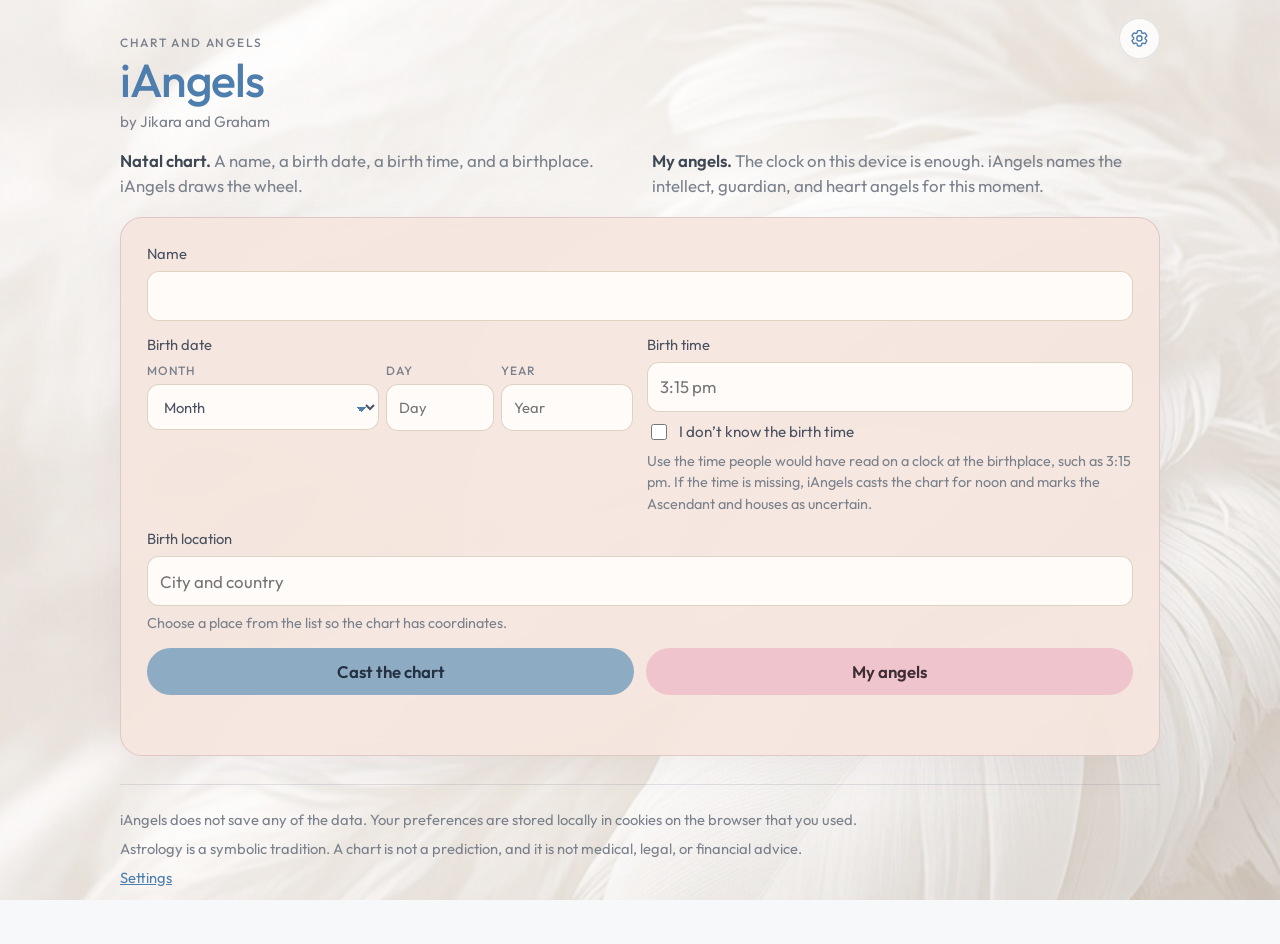
<file: index.html>
<!DOCTYPE html>
<html lang="en">
<head>
  <meta charset="utf-8">
  <meta name="viewport" content="width=device-width, initial-scale=1">
  <title>iAngels</title>
  <meta name="description" content="iAngels casts a natal chart, and names the intellect, guardian, and heart angels for this moment.">
  <meta name="theme-color" content="#f7f8fa">
  <link rel="icon" href="favicon.svg" type="image/svg+xml">
  <link rel="preconnect" href="https://fonts.googleapis.com">
  <link rel="preconnect" href="https://fonts.gstatic.com" crossorigin>
  <link href="https://fonts.googleapis.com/css2?family=Outfit:wght@400;500;600&display=swap" rel="stylesheet">
  <link rel="stylesheet" href="styles.css">
</head>
<body>
  <div class="sky" aria-hidden="true"></div>
  <div class="page">
    <a class="settings-link no-print" href="admin/" aria-label="Settings">
      <svg viewBox="0 0 24 24" aria-hidden="true">
        <path fill="none" stroke="currentColor" stroke-width="1.6" stroke-linecap="round" stroke-linejoin="round" d="M9.6 3.9c.1-.5.6-.9 1.1-.9h2.6c.6 0 1 .4 1.1.9l.2 1.3c.1.4.3.7.7.9.3.2.7.2 1.1.1l1.2-.4c.5-.2 1.1 0 1.4.5l1.3 2.2c.3.5.1 1.1-.3 1.4l-1 .8c-.3.2-.4.6-.4 1v.3c0 .4.1.7.4 1l1 .8c.4.4.5 1 .3 1.4l-1.3 2.2c-.3.5-.9.7-1.4.5l-1.2-.4c-.4-.2-.8-.1-1.1.1-.3.2-.6.5-.7.9l-.2 1.3c-.1.5-.5.9-1.1.9h-2.6c-.6 0-1-.4-1.1-.9l-.2-1.3c-.1-.4-.3-.7-.7-.9-.3-.2-.7-.2-1.1-.1l-1.2.4c-.5.2-1.1 0-1.4-.5l-1.3-2.2c-.3-.5-.1-1.1.3-1.4l1-.8c.3-.2.4-.6.4-1v-.3c0-.4-.1-.7-.4-1l-1-.8c-.4-.4-.5-1-.3-1.4l1.3-2.2c.3-.5.9-.7 1.4-.5l1.2.4c.4.2.8.1 1.1-.1.3-.2.6-.5.7-.9l.2-1.3Z"/>
        <circle cx="12" cy="12" r="3" fill="none" stroke="currentColor" stroke-width="1.6"/>
      </svg>
    </a>
    <header class="mast">
      <p class="eyebrow">Chart and angels</p>
      <h1>iAngels</h1>
      <p class="byline">by Jikara and Graham</p>
      <div class="ways">
        <p><strong>Natal chart.</strong> A name, a birth date, a birth time, and a birthplace. iAngels draws the wheel.</p>
        <p><strong>My angels.</strong> The clock on this device is enough. iAngels names the intellect, guardian, and heart angels for this moment.</p>
      </div>
    </header>

    <main>
      <form id="chart-form" class="panel no-print">
        <div class="field">
          <label for="name">Name</label>
          <input id="name" name="name" type="text" autocomplete="name" maxlength="80" required>
        </div>

        <div class="when">
          <div class="field">
            <div class="label" id="date-label">Birth date</div>
            <div class="date-parts" role="group" aria-labelledby="date-label">
              <label>
                <span>Month</span>
                <select id="month" name="month" autocomplete="bday-month" required>
                  <option value="">Month</option>
                  <option value="1">January</option>
                  <option value="2">February</option>
                  <option value="3">March</option>
                  <option value="4">April</option>
                  <option value="5">May</option>
                  <option value="6">June</option>
                  <option value="7">July</option>
                  <option value="8">August</option>
                  <option value="9">September</option>
                  <option value="10">October</option>
                  <option value="11">November</option>
                  <option value="12">December</option>
                </select>
              </label>
              <label>
                <span>Day</span>
                <input id="day" name="day" type="text" inputmode="numeric" autocomplete="bday-day" maxlength="2" placeholder="Day" required>
              </label>
              <label>
                <span>Year</span>
                <input id="year" name="year" type="text" inputmode="numeric" autocomplete="bday-year" maxlength="4" placeholder="Year" required>
              </label>
            </div>
          </div>
          <div class="field">
            <label for="time">Birth time</label>
            <input id="time" name="time" type="text" inputmode="text" autocomplete="off" placeholder="3:15 pm" maxlength="20" required>
            <label class="check" for="time-unknown">
              <input id="time-unknown" type="checkbox">
              <span>I don’t know the birth time</span>
            </label>
            <p class="hint">Use the time people would have read on a clock at the birthplace, such as 3:15 pm. If the time is missing, iAngels casts the chart for noon and marks the Ascendant and houses as uncertain.</p>
          </div>
        </div>

        <div class="field">
          <label for="place">Birth location</label>
          <div class="combo">
            <input id="place" name="place" type="search" autocomplete="off" role="combobox" aria-expanded="false" aria-controls="place-list" aria-autocomplete="list" placeholder="City and country" required>
            <ul id="place-list" class="place-list" role="listbox" hidden></ul>
          </div>
          <p class="hint" id="place-picked">Choose a place from the list so the chart has coordinates.</p>
        </div>

        <div class="actions">
          <button class="primary" type="submit" id="cast">Cast the chart</button>
          <button class="secondary" type="button" id="my-angels">My angels</button>
        </div>
        <p id="status" class="status" role="status"></p>
      </form>

      <section id="angels" class="reading" hidden></section>
      <section id="reading" class="reading" hidden></section>
    </main>

    <footer>
      <p id="privacy">iAngels does not save any of the data. Your preferences are stored locally in cookies on the browser that you used.</p>
      <p>Astrology is a symbolic tradition. A chart is not a prediction, and it is not medical, legal, or financial advice.</p>
      <p><a href="admin/">Settings</a></p>
    </footer>
  </div>
  <noscript>
    <p>iAngels needs JavaScript to request a chart.</p>
  </noscript>
  <script src="params.js"></script>
  <script src="settings.js"></script>
  <script src="astronomy.browser.min.js"></script>
  <script src="chart.js"></script>
  <script src="angels.js"></script>
  <script src="app.js"></script>
</body>
</html>
</file>
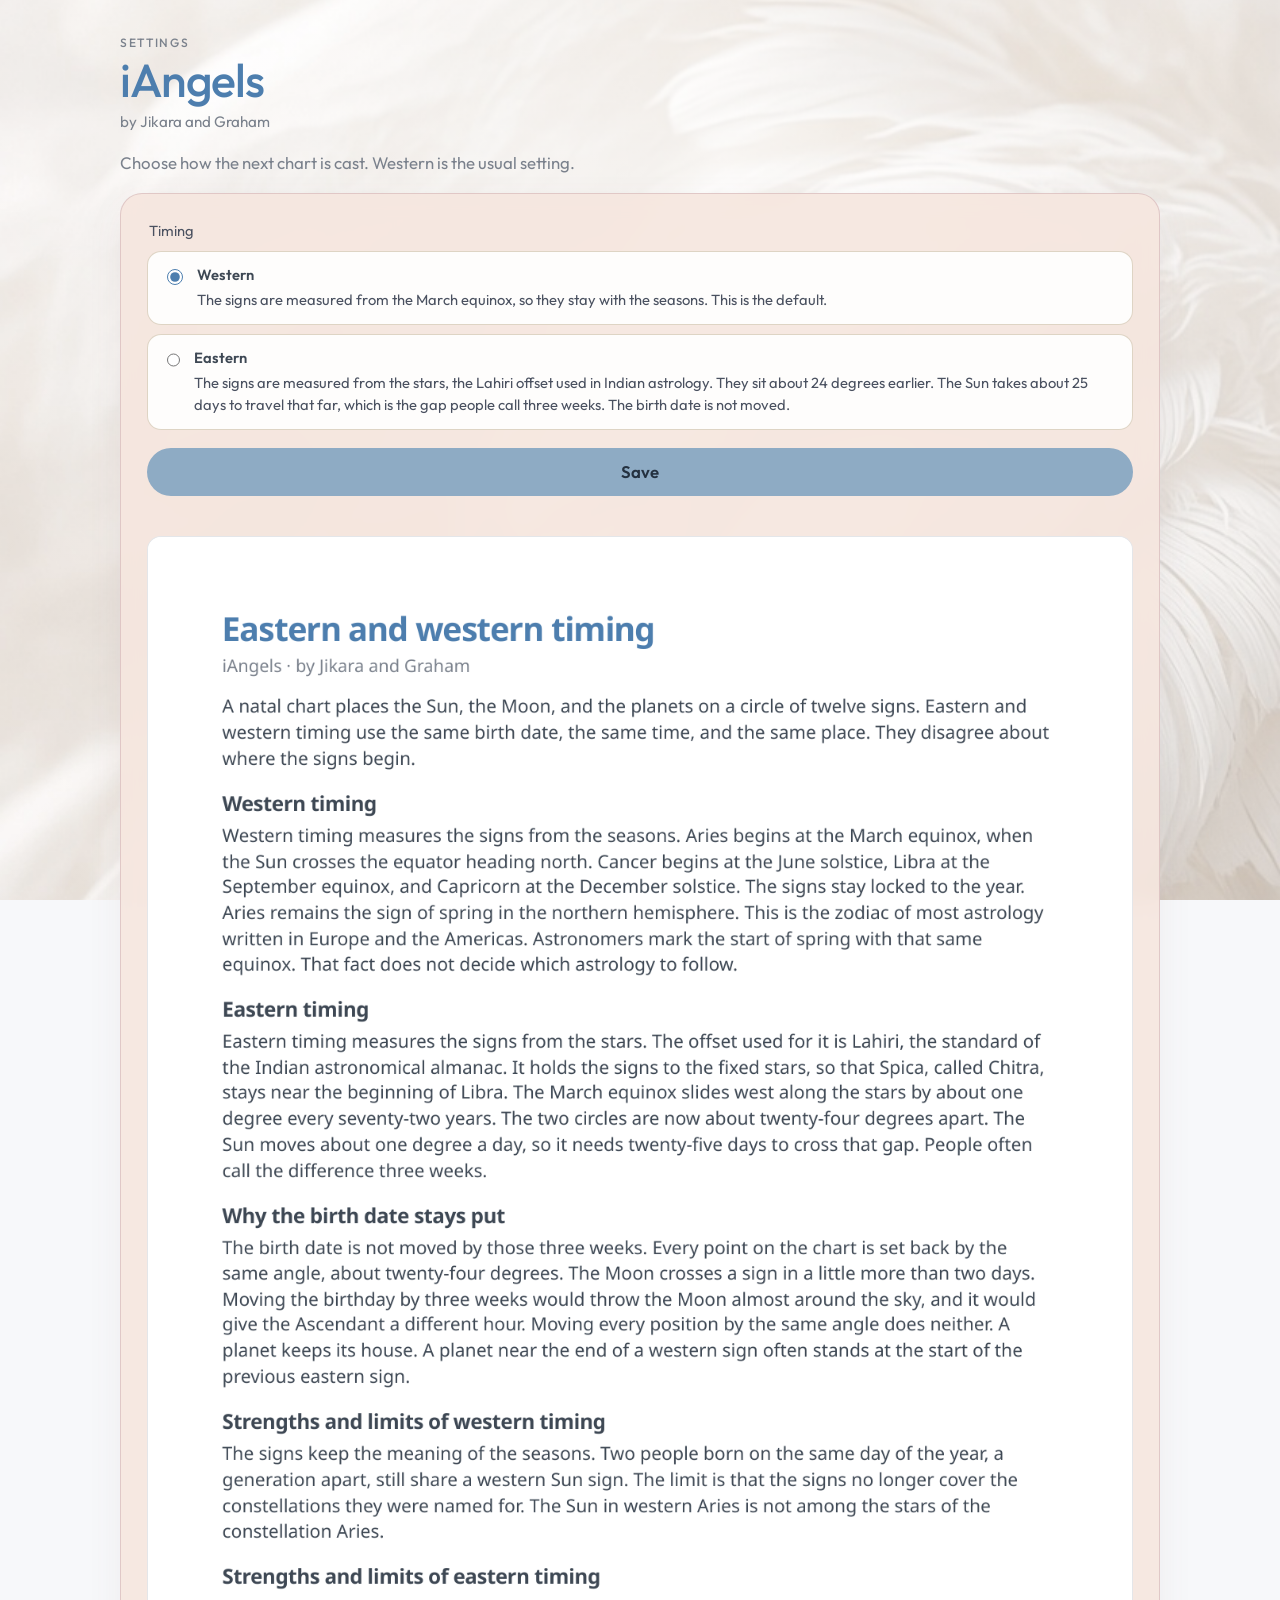
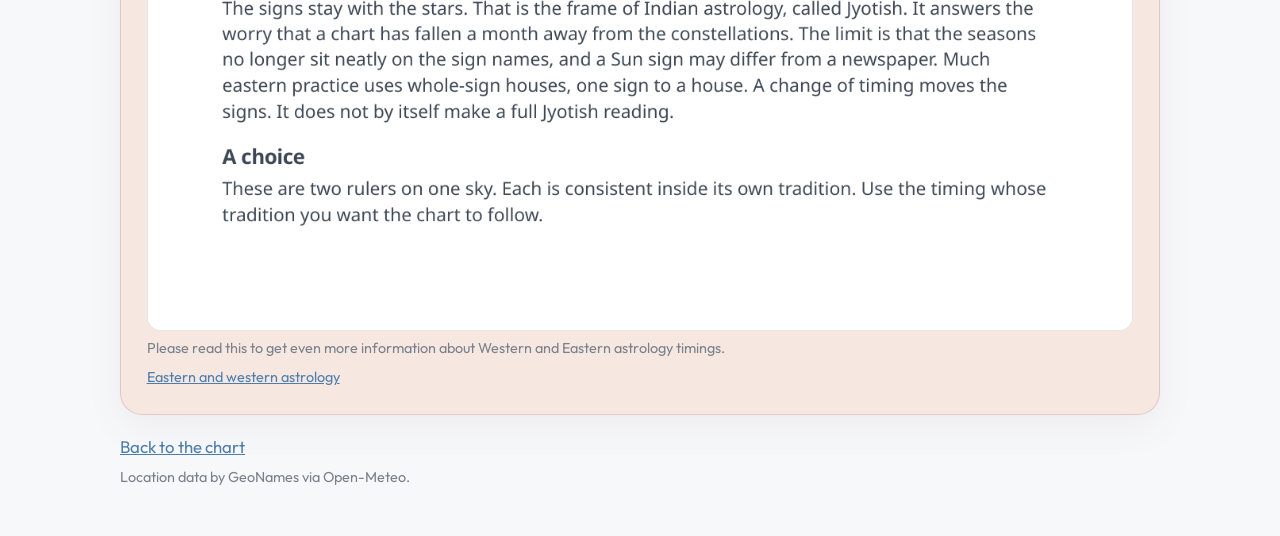
<file: admin/index.html>
<!DOCTYPE html>
<html lang="en">
<head>
  <meta charset="utf-8">
  <meta name="viewport" content="width=device-width, initial-scale=1">
  <title>Settings · iAngels</title>
  <meta name="description" content="Choose western or eastern timing.">
  <meta name="theme-color" content="#f7f8fa">
  <link rel="icon" href="../favicon.svg" type="image/svg+xml">
  <link rel="preconnect" href="https://fonts.googleapis.com">
  <link rel="preconnect" href="https://fonts.gstatic.com" crossorigin>
  <link href="https://fonts.googleapis.com/css2?family=Outfit:wght@400;500;600&display=swap" rel="stylesheet">
  <link rel="stylesheet" href="../styles.css">
</head>
<body>
  <div class="sky" aria-hidden="true"></div>
  <div class="page">
    <header class="mast">
      <p class="eyebrow">Settings</p>
      <h1>iAngels</h1>
      <p class="byline">by Jikara and Graham</p>
      <p class="lede">Choose how the next chart is cast. Western is the usual setting.</p>
    </header>

    <main>
      <form id="settings-form" class="panel">
        <fieldset class="choices">
          <legend>Timing</legend>
          <label class="choice">
            <input type="radio" name="timing" value="western">
            <span><strong>Western</strong> The signs are measured from the March equinox, so they stay with the seasons. This is the default.</span>
          </label>
          <label class="choice">
            <input type="radio" name="timing" value="eastern">
            <span><strong>Eastern</strong> The signs are measured from the stars, the Lahiri offset used in Indian astrology. They sit about 24 degrees earlier. The Sun takes about 25 days to travel that far, which is the gap people call three weeks. The birth date is not moved.</span>
          </label>
        </fieldset>

        <div class="actions">
          <button class="primary" type="submit">Save</button>
        </div>
        <p id="status" class="status" role="status"></p>
        <div class="timing-read">
          <img class="timing-sheet" src="../eastern-and-western-timing.png" alt="Eastern and western timing. A one-page note by Jikara and Graham.">
          <p class="hint">Please read this to get even more information about Western and Eastern astrology timings.</p>
          <p class="hint"><a href="../eastern-and-western-astrology.pdf">Eastern and western astrology</a></p>
        </div>
      </form>
      <p class="back-link"><a href="../">Back to the chart</a></p>
      <p class="hint">Location data by GeoNames via Open-Meteo.</p>
    </main>
  </div>
  <script src="../params.js"></script>
  <script src="../settings.js"></script>
  <script src="admin.js"></script>
</body>
</html>
</file>
<file: styles.css>
/* Folded-wings theme. Calm blue, sans-serif, a faint feather photograph. */
:root {
  --sky: #f7f8fa;
  --cloud: rgba(255, 255, 255, 0.8);
  --ink: #4a5160;
  --ink-soft: #7a818c;
  --halo: #4d7eae;
  --halo-bright: #d5e4f0;
  --halo-deep: #8eabc4;
  --line: rgba(120, 130, 145, 0.2);
  --danger: #9a4540;
  --paper: #fffaf3;
  --blush: #f6e6de;
  --veil: rgba(255, 255, 255, 0.9);
  color-scheme: light;
}

* { box-sizing: border-box; }

[hidden] { display: none !important; }

html { scroll-behavior: smooth; }

body {
  margin: 0;
  min-height: 100vh;
  background: var(--sky);
  color: var(--ink);
  font-family: Outfit, "Avenir Next", "Segoe UI", sans-serif;
  font-size: 1.05rem;
  line-height: 1.5;
}

.sky {
  position: fixed;
  inset: 0;
  pointer-events: none;
  background:
    radial-gradient(ellipse at 50% 36%, rgba(255, 255, 255, 0.86) 0%, rgba(255, 255, 255, 0.42) 50%, rgba(255, 255, 255, 0.18) 100%),
    url("wings.jpg") center 40% / cover no-repeat;
}

.page {
  position: relative;
  width: min(1040px, calc(100% - 2rem));
  margin: 0 auto;
  padding: 2.1rem 0 3rem;
}

.mast { margin-bottom: 1.15rem; }

.settings-link {
  position: absolute;
  top: 1.15rem;
  right: 0;
  display: grid;
  place-items: center;
  width: 2.55rem;
  height: 2.55rem;
  border-radius: 999px;
  color: var(--halo);
  background: rgba(255, 255, 255, 0.82);
  border: 1px solid var(--line);
  text-decoration: none;
}

.settings-link svg { width: 1.3rem; height: 1.3rem; }

.settings-link:hover { background: #fff; color: #3d6794; }

.eyebrow {
  margin: 0 0 0.35rem;
  color: var(--ink-soft);
  letter-spacing: 0.14em;
  text-transform: uppercase;
  font-size: 0.75rem;
  font-weight: 500;
}

h1 {
  margin: 0;
  color: var(--halo);
  font-weight: 500;
  font-size: clamp(2.2rem, 6vw, 2.9rem);
  letter-spacing: -0.03em;
  line-height: 1;
}

.byline {
  margin: 0.45rem 0 0;
  color: var(--ink-soft);
  font-size: 0.95rem;
  font-weight: 400;
}

h2, h3, .sign-card h3 {
  font-weight: 500;
  letter-spacing: -0.02em;
  color: #3e4854;
}

.lede, .hint, figcaption, footer, .status {
  color: var(--ink-soft);
}

.lede { margin: 1rem 0 0; max-width: 38rem; }

.ways {
  display: grid;
  grid-template-columns: 1fr 1fr;
  gap: 0.35rem 1.5rem;
  margin-top: 0.9rem;
}

.ways p {
  margin: 0;
  color: var(--ink-soft);
}

.ways strong {
  color: #3e4854;
  font-weight: 600;
}

.panel {
  background: rgba(246, 230, 222, 0.9);
  border: 1px solid rgba(176, 132, 142, 0.32);
  border-radius: 22px;
  padding: clamp(1.1rem, 2vw, 1.6rem);
  box-shadow: 0 12px 36px rgba(120, 90, 96, 0.07);
  backdrop-filter: blur(10px);
}

.field { margin: 0 0 0.8rem; position: relative; }

label,
.label {
  display: block;
  margin-bottom: 0.35rem;
  font-size: 0.92rem;
  color: var(--ink);
}

input[type="text"],
input[type="search"],
input[type="time"],
select {
  width: 100%;
  background: rgba(255, 252, 250, 0.96);
  color: var(--ink);
  border: 1px solid rgba(141, 107, 56, 0.28);
  border-radius: 12px;
  padding: 0.72rem 0.75rem;
  font: inherit;
}

select {
  padding-right: 1.8rem;
  background-image:
    linear-gradient(45deg, transparent 50%, var(--halo) 50%),
    linear-gradient(135deg, var(--halo) 50%, transparent 50%);
  background-position: calc(100% - 1.05rem) 55%, calc(100% - 0.72rem) 55%;
  background-size: 0.32rem 0.32rem, 0.32rem 0.32rem;
  background-repeat: no-repeat;
}

.date-parts {
  display: grid;
  grid-template-columns: minmax(0, 1.5fr) minmax(4.2rem, 0.7fr) minmax(5rem, 0.85fr);
  gap: 0.45rem;
}

.date-parts label {
  margin: 0;
  min-width: 0;
}

.date-parts label span {
  display: block;
  margin-bottom: 0.28rem;
  color: var(--ink-soft);
  font-size: 0.75rem;
  font-weight: 500;
  letter-spacing: 0.08em;
  text-transform: uppercase;
}

input:focus-visible,
select:focus-visible,
button:focus-visible,
a:focus-visible {
  outline: 2px solid var(--halo);
  outline-offset: 2px;
}

.when {
  display: grid;
  grid-template-columns: 1fr 1fr;
  gap: 0.9rem;
}

.check {
  display: flex;
  gap: 0.55rem;
  align-items: center;
  margin-top: 0.55rem;
  font-size: 0.95rem;
}

.check input {
  width: 1rem;
  height: 1rem;
  accent-color: var(--halo);
}

.hint { margin: 0.45rem 0 0; font-size: 0.9rem; }

.combo { position: relative; }

.place-list {
  position: absolute;
  z-index: 5;
  left: 0;
  right: 0;
  top: calc(100% + 0.25rem);
  margin: 0;
  padding: 0.3rem;
  list-style: none;
  background: #fffdf9;
  border: 1px solid rgba(141, 107, 56, 0.28);
  border-radius: 14px;
  box-shadow: 0 16px 36px rgba(80, 100, 120, 0.1);
  max-height: 16rem;
  overflow: auto;
}

.place-list button {
  width: 100%;
  text-align: left;
  background: transparent;
  color: var(--ink);
  border: 0;
  border-radius: 10px;
  padding: 0.55rem 0.65rem;
  font: inherit;
  cursor: pointer;
}

.place-list button small {
  display: block;
  color: var(--ink-soft);
  font-size: 0.82rem;
}

.place-list button[aria-selected="true"],
.place-list button:hover {
  background: rgba(77, 126, 174, 0.14);
}

.place-note {
  margin: 0;
  padding: 0.55rem 0.65rem;
  color: var(--ink-soft);
}

.choices {
  display: grid;
  gap: 0.55rem;
  margin: 0 0 1.15rem;
  padding: 0;
  border: 0;
}

.choices legend {
  margin-bottom: 0.55rem;
  font-size: 0.92rem;
  color: var(--ink);
}

.choice {
  display: flex;
  gap: 0.7rem;
  align-items: flex-start;
  margin: 0;
  padding: 0.8rem 0.9rem;
  background: var(--veil);
  border: 1px solid rgba(141, 107, 56, 0.28);
  border-radius: 14px;
}

.choice input {
  width: 1rem;
  height: 1rem;
  margin-top: 0.28rem;
  accent-color: var(--halo);
}

.choice span { display: block; }

.choice strong {
  display: block;
  margin-bottom: 0.15rem;
  color: #3e4854;
  font-weight: 600;
}

.actions { margin-top: 0.2rem; display: flex; flex-wrap: wrap; gap: 0.7rem; align-items: stretch; }

.actions .primary,
.actions .secondary { flex: 1 1 12rem; }

.back-link { margin: 1.2rem 0 0; }

.primary {
  min-height: 2.8rem;
  padding: 0.7rem 1.35rem;
  background: #8eabc4;
  color: #243140;
  border: 0;
  border-radius: 999px;
  font: inherit;
  font-weight: 600;
  cursor: pointer;
  box-shadow: none;
}

.primary:hover { background: #7c9db8; }

.primary:disabled { opacity: 0.55; cursor: wait; }

.secondary {
  min-height: 2.8rem;
  padding: 0.7rem 1.35rem;
  background: #f0c4cc;
  color: #3d2c34;
  border: 0;
  border-radius: 999px;
  font: inherit;
  font-weight: 600;
  cursor: pointer;
}

.secondary:hover { background: #e4b3bd; }

.angel-card h3 { margin-top: 0.2rem; }

.angel-card .number { margin: 0 0 0.35rem; color: var(--halo); }

.angel-card .oil { margin-top: 0.45rem; }

.angel-pair + .angel-pair { margin-top: 1rem; padding-top: 1rem; border-top: 1px solid var(--line); }

.status { min-height: 1.3rem; margin: 0.8rem 0 0; }

.timing-sheet {
  display: block;
  width: 100%;
  height: auto;
  margin: 0.4rem 0 0.2rem;
  border: 1px solid var(--line);
  border-radius: 14px;
  background: #fff;
}

.status.error { color: var(--danger); }

.reading {
  display: grid;
  gap: 2.4rem;
  margin-top: 2.6rem;
  min-width: 0;
}

.reading > * { min-width: 0; }

.reading h2 {
  margin: 0.15rem 0 0.4rem;
  max-width: 100%;
  font-size: clamp(1.7rem, 4vw, 2.3rem);
  line-height: 1.12;
  text-wrap: balance;
}

.reading-meta { margin: 0; color: var(--ink-soft); }

.warning {
  margin: 0.9rem 0 0;
  padding: 0.75rem 0.95rem;
  border-left: 3px solid var(--halo-deep);
  border-radius: 0 14px 14px 0;
  background: rgba(255, 248, 230, 0.82);
  color: var(--ink);
}

.big-three {
  display: grid;
  grid-template-columns: repeat(3, 1fr);
  gap: 1rem;
}

.sign-card {
  padding: 1.05rem 1rem 1.15rem;
  border: 1px solid var(--line);
  border-radius: 18px;
  background: rgba(255, 252, 247, 0.72);
  box-shadow: 0 10px 28px rgba(80, 100, 120, 0.06);
}

.sign-card .glyph {
  display: block;
  color: var(--halo);
  font-size: 1.8rem;
  line-height: 1;
}

.glyph, .sign-glyph, .planet-glyph {
  font-family: "Noto Sans Symbols 2", "Noto Sans Symbols", "Segoe UI Symbol", "DejaVu Sans", sans-serif;
}

.sign-card h3 {
  margin: 0.35rem 0 0.15rem;
  font-size: 1.7rem;
}

.sign-card .where { margin: 0 0 0.55rem; color: var(--halo); }

.sign-card p { margin: 0; }

.section h3 {
  margin: 0 0 0.7rem;
  font-size: 1.85rem;
}

.wheel-wrap {
  width: min(100%, 680px);
  margin: 0 auto;
  filter: drop-shadow(0 16px 28px rgba(140, 116, 74, 0.16));
}

.wheel-wrap svg { width: 100%; height: auto; display: block; }

.wheel-wrap text { font-family: Outfit, sans-serif; }

.sign-glyph { fill: #3a3126; font-size: 18px; }

.planet-glyph { fill: #2a231b; font-size: 16px; }

.planet-rx { fill: #8a3f28; }

.wheel-paper { fill: var(--paper); }

.sign-fire { fill: #f6e4d8; }

.sign-earth { fill: #e7ead8; }

.sign-air { fill: #e8e6f4; }

.sign-water { fill: #e3eef6; }

.wheel-line, .tick { stroke: #3a3126; fill: none; }

.wheel-line { stroke-width: 1; }

.tick { stroke-width: 1; }

.tick-major { stroke-width: 1.4; }

.house-line { stroke: rgba(42, 35, 27, 0.45); stroke-width: 1; }

.aspect { stroke-width: 1.35; }

.aspect-trine { stroke: #2f6b52; }

.aspect-sextile { stroke: #3e5c6e; }

.aspect-square { stroke: #9a4032; }

.aspect-opposition { stroke: #6e4560; }

.angle-label {
  fill: #6a5730;
  font-size: 11px;
  letter-spacing: 0.08em;
}

.house-num { fill: #6d6256; font-size: 11px; }

.hub { fill: var(--paper); stroke: #3a3126; stroke-width: 1; }

.hub-initials {
  fill: #2a231b;
  font-family: Outfit, "Segoe UI", sans-serif;
}

.legend {
  display: flex;
  flex-wrap: wrap;
  gap: 0.45rem 1.1rem;
  margin: 0.9rem 0 0;
  padding: 0;
  list-style: none;
  color: var(--ink-soft);
  font-size: 0.92rem;
}

.swatch {
  display: inline-block;
  width: 1.15rem;
  height: 0.16rem;
  margin-right: 0.35rem;
  vertical-align: middle;
}

.swatch.trine { background: #2f6b52; }
.swatch.sextile { background: #7f9aab; }
.swatch.square { background: #c46a58; }
.swatch.opposition { background: #b184a4; }

figcaption { margin-top: 0.85rem; }

.angles {
  display: grid;
  grid-template-columns: repeat(4, 1fr);
  gap: 0.85rem;
  margin-bottom: 0.9rem;
}

.angles h4 {
  margin: 0;
  font-family: Outfit, sans-serif;
  font-weight: 500;
  font-size: 0.75rem;
  letter-spacing: 0.08em;
  text-transform: uppercase;
  color: var(--ink-soft);
}

.angles p {
  margin: 0.2rem 0 0;
  font-family: Outfit, "Segoe UI", sans-serif;
  font-size: 1.25rem;
  color: var(--ink);
}

.ruler { margin: 0; }

.balance {
  display: grid;
  grid-template-columns: 1fr 1fr;
  gap: 1.25rem 2rem;
}

.balance h4 {
  margin: 0 0 0.45rem;
  font-family: Outfit, sans-serif;
  font-weight: 500;
  font-size: 0.78rem;
  letter-spacing: 0.08em;
  text-transform: uppercase;
  color: var(--ink-soft);
}

.summary { margin: 0 0 1rem; }

.meter-row {
  display: grid;
  grid-template-columns: 6.2rem 1fr 2rem;
  gap: 0.6rem;
  align-items: center;
  margin: 0.35rem 0;
}

.track {
  height: 0.42rem;
  background: rgba(141, 107, 56, 0.12);
  border-radius: 999px;
  overflow: hidden;
}

.fill { display: block; height: 100%; }

.fill.fire { background: #c46a45; }
.fill.earth { background: #8a8f58; }
.fill.air { background: #c4bdd4; }
.fill.water { background: #6e9aa0; }
.fill.cardinal { background: var(--halo-deep); }
.fill.fixed { background: #d9d0c0; }
.fill.mutable { background: #6e9aa0; }

.houses {
  display: grid;
  grid-template-columns: 1fr 1fr;
  gap: 0.15rem 1.5rem;
  margin: 0;
}

.houses div {
  display: grid;
  grid-template-columns: 3rem 1fr;
  gap: 0.7rem;
  padding: 0.45rem 0;
  border-bottom: 1px solid var(--line);
}

.houses dt { color: var(--halo); }

.houses dd { margin: 0; }

.table-wrap { overflow-x: auto; }

table { width: 100%; border-collapse: collapse; }

th, td {
  text-align: left;
  padding: 0.55rem 0.45rem;
  border-bottom: 1px solid var(--line);
  vertical-align: baseline;
}

th {
  font-size: 0.75rem;
  letter-spacing: 0.08em;
  text-transform: uppercase;
  font-weight: 500;
  color: var(--ink-soft);
}

.aspect-tools {
  display: flex;
  justify-content: space-between;
  gap: 1rem;
  align-items: end;
  flex-wrap: wrap;
}

.aspect-tools h3 { margin: 0; }

.tabs {
  display: flex;
  flex-wrap: wrap;
  gap: 0.4rem;
  margin-bottom: 0.9rem;
}

.tabs button {
  background: rgba(255, 252, 247, 0.55);
  color: var(--ink-soft);
  border: 1px solid var(--line);
  border-radius: 999px;
  padding: 0.45rem 0.85rem;
  font: inherit;
  cursor: pointer;
}

.tabs button[aria-selected="true"] {
  color: #243140;
  background: #8eabc4;
  border-color: transparent;
}

.prose p { margin: 0 0 0.8rem; }

.prose p:last-child { margin-bottom: 0; }

.note { margin: 0 0 0.8rem; color: var(--ink-soft); }

.key-dates, .events { list-style: none; margin: 1rem 0 0; padding: 0; }

.key-dates li, .events li {
  padding: 0.75rem 0;
  border-top: 1px solid var(--line);
}

.key-dates time, .events time {
  display: block;
  color: var(--halo);
  font-size: 0.85rem;
}

.key-dates strong, .events h4 {
  display: block;
  margin: 0.15rem 0;
  font-family: Outfit, "Segoe UI", sans-serif;
  font-weight: 520;
  font-size: 1.08rem;
  color: #3e4854;
}

.events h4 { margin-bottom: 0.25rem; }

.events p, .key-dates p { margin: 0; }

.text-button {
  background: none;
  border: 0;
  padding: 0;
  color: var(--halo);
  font: inherit;
  cursor: pointer;
  text-decoration: underline;
  text-underline-offset: 0.18em;
}

footer {
  margin-top: 1.8rem;
  padding-top: 1rem;
  border-top: 1px solid var(--line);
  font-size: 0.92rem;
}

footer p { margin: 0.45rem 0; }

a { color: var(--halo); }
a:hover { color: #243140; }

::selection {
  background: var(--halo-bright);
  color: #243140;
}

@media (max-width: 760px) {
  .when, .big-three, .balance, .houses, .angles, .ways {
    grid-template-columns: 1fr;
  }
  .angles { grid-template-columns: 1fr 1fr; }
  .primary, .secondary { width: 100%; }
}

@media (prefers-reduced-motion: reduce) {
  html { scroll-behavior: auto; }
}

@media print {
  body { background: white; color: #1c1915; }
  .sky, .no-print { display: none !important; }
  .page { width: auto; padding: 0; }
  .panel, .sign-card { box-shadow: none; background: white; }
  a { color: inherit; }
  .sign-card, th, td, .houses div, .events li { border-color: #ddd; }
  .hint, figcaption, .note, .lede, footer, .status { color: #444; }
}
</file>
